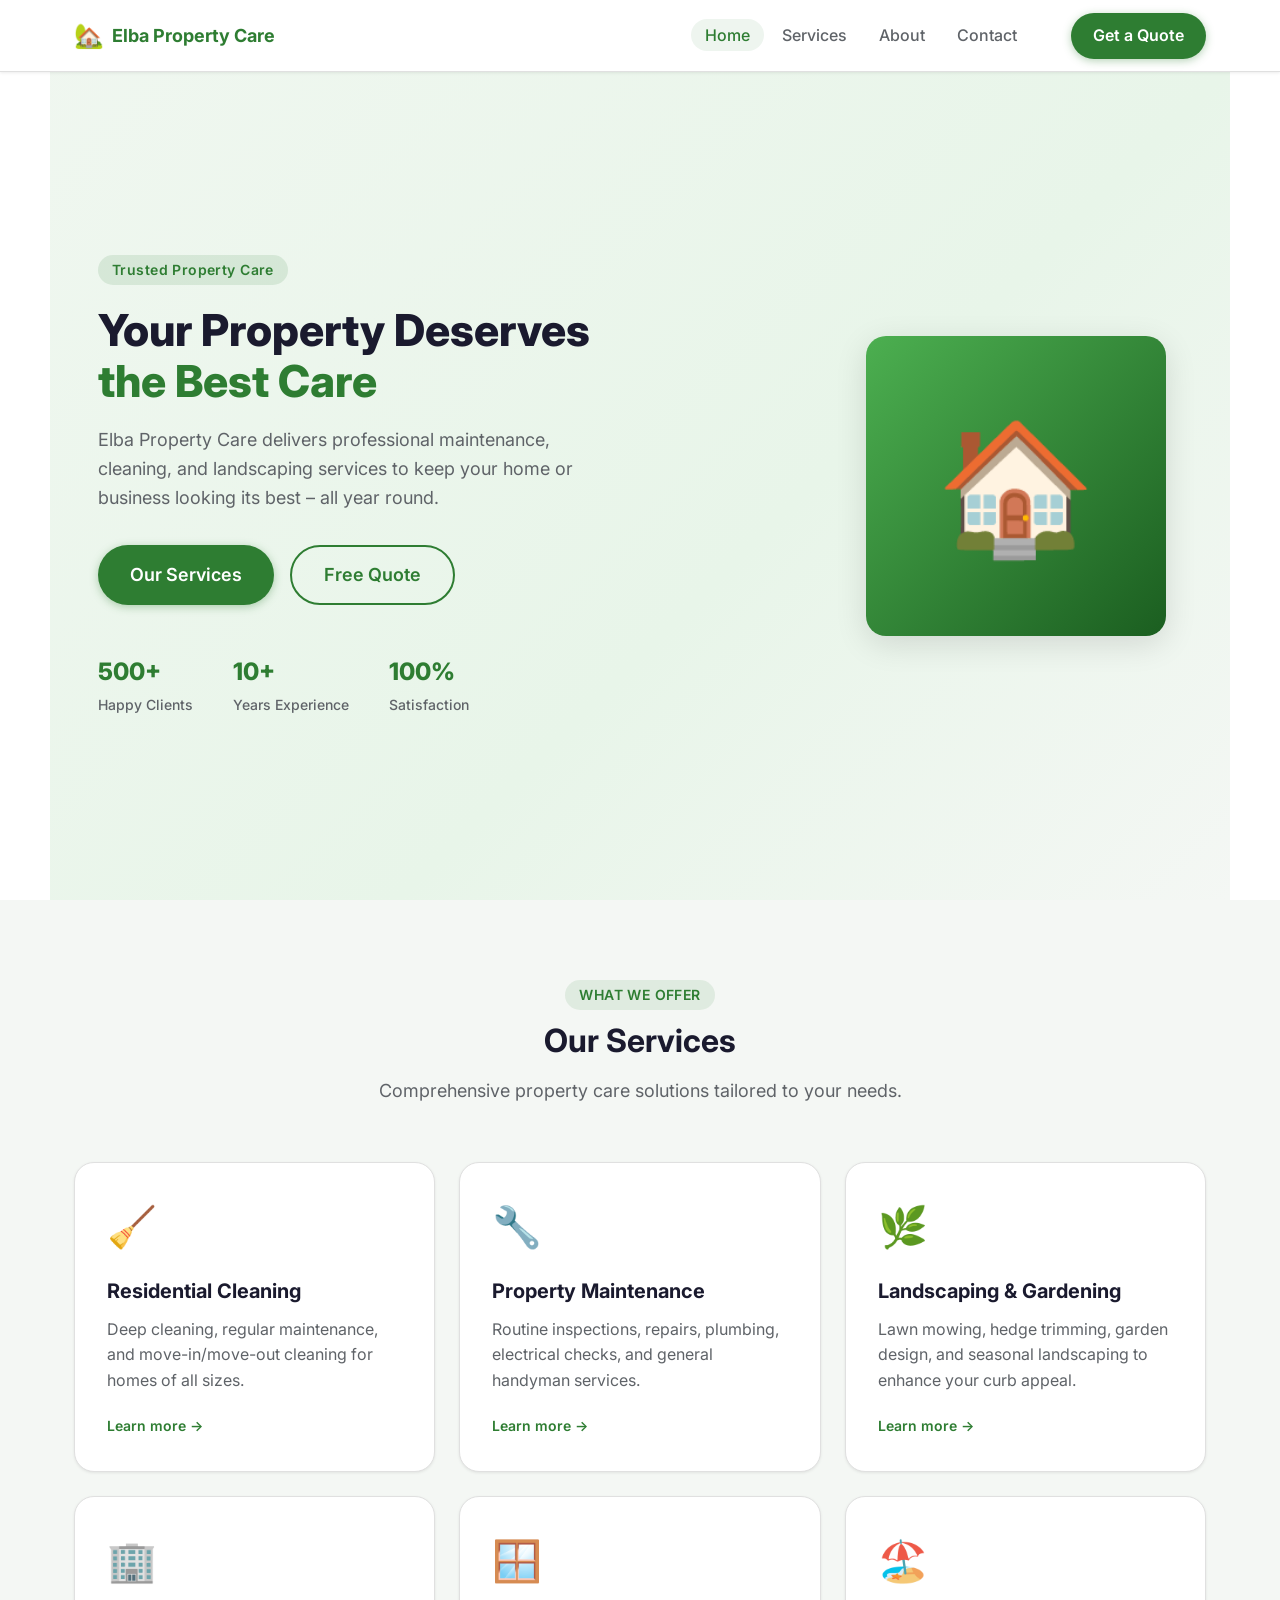
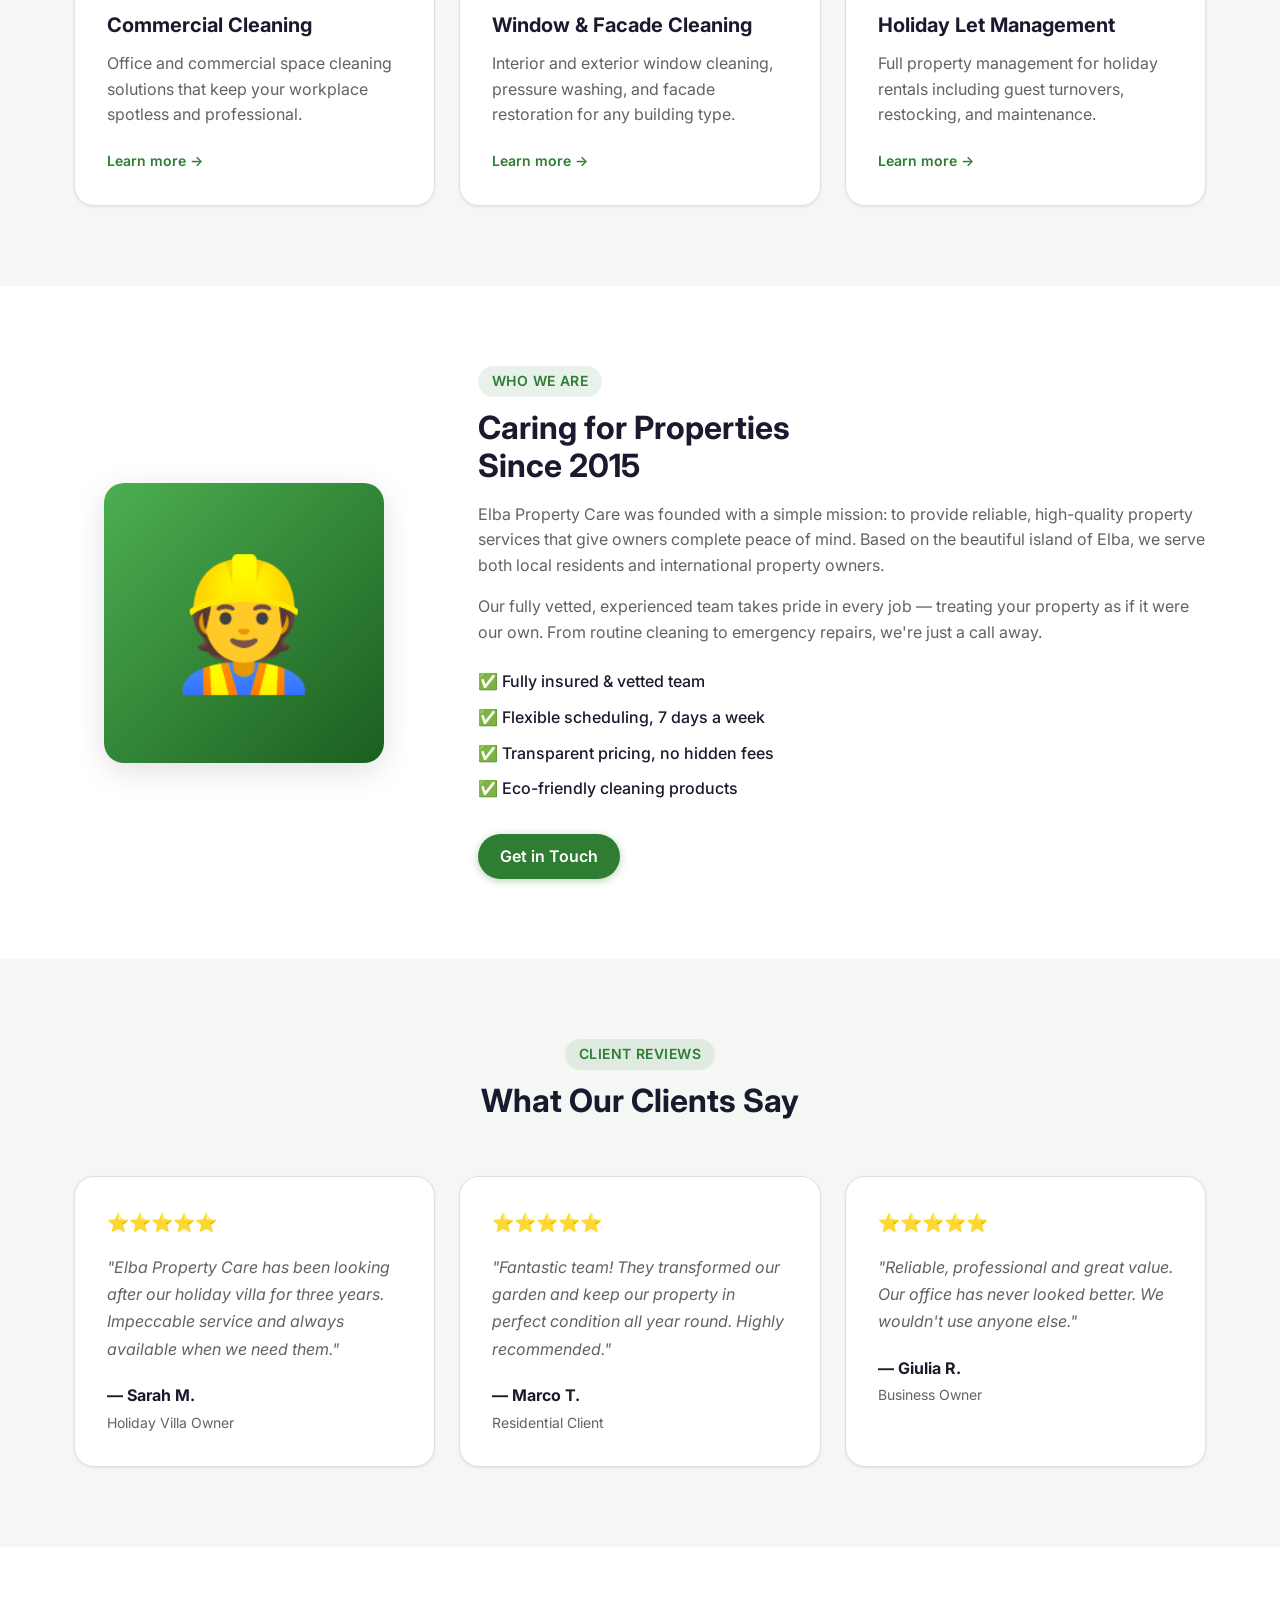
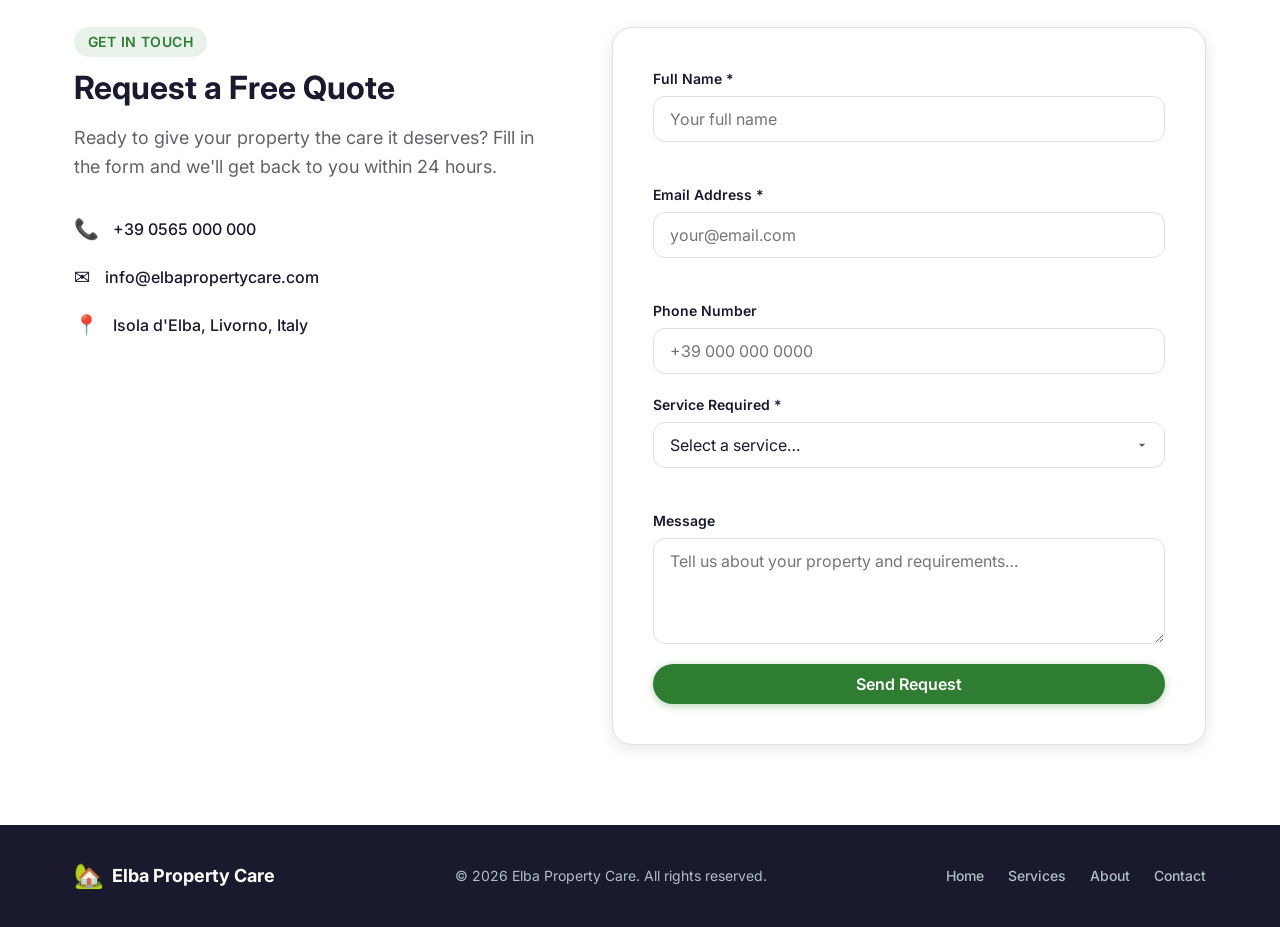
<file: index.html>
<!DOCTYPE html>
<html lang="en">
<head>
  <meta charset="UTF-8" />
  <meta name="viewport" content="width=device-width, initial-scale=1.0" />
  <meta name="description" content="Elba Property Care – professional property maintenance, cleaning, and landscaping services." />
  <title>Elba Property Care</title>
  <link rel="stylesheet" href="css/styles.css" />
  <link rel="preconnect" href="https://fonts.googleapis.com" />
  <link rel="preconnect" href="https://fonts.gstatic.com" crossorigin />
  <link href="https://fonts.googleapis.com/css2?family=Inter:wght@400;500;600;700&display=swap" rel="stylesheet" />
</head>
<body>
  <!-- Navigation -->
  <header class="header" id="header">
    <nav class="nav container">
      <a href="#home" class="nav__logo">
        <span class="nav__logo-icon">🏡</span>
        Elba Property Care
      </a>
      <ul class="nav__list" id="nav-list">
        <li><a href="#home" class="nav__link active">Home</a></li>
        <li><a href="#services" class="nav__link">Services</a></li>
        <li><a href="#about" class="nav__link">About</a></li>
        <li><a href="#contact" class="nav__link">Contact</a></li>
      </ul>
      <a href="#contact" class="btn btn--primary nav__cta">Get a Quote</a>
      <button class="nav__toggle" id="nav-toggle" aria-label="Toggle navigation">
        <span></span><span></span><span></span>
      </button>
    </nav>
  </header>

  <main>
    <!-- Hero Section -->
    <section class="hero" id="home">
      <div class="hero__content container">
        <span class="hero__badge">Trusted Property Care</span>
        <h1 class="hero__title">Your Property Deserves<br /><span class="hero__title--accent">the Best Care</span></h1>
        <p class="hero__description">
          Elba Property Care delivers professional maintenance, cleaning, and landscaping
          services to keep your home or business looking its best – all year round.
        </p>
        <div class="hero__actions">
          <a href="#services" class="btn btn--primary btn--lg">Our Services</a>
          <a href="#contact" class="btn btn--outline btn--lg">Free Quote</a>
        </div>
        <div class="hero__stats">
          <div class="stat">
            <span class="stat__number">500+</span>
            <span class="stat__label">Happy Clients</span>
          </div>
          <div class="stat">
            <span class="stat__number">10+</span>
            <span class="stat__label">Years Experience</span>
          </div>
          <div class="stat">
            <span class="stat__number">100%</span>
            <span class="stat__label">Satisfaction</span>
          </div>
        </div>
      </div>
      <div class="hero__image">
        <div class="hero__image-card">
          <span class="hero__image-icon">🏠</span>
        </div>
      </div>
    </section>

    <!-- Services Section -->
    <section class="services section" id="services">
      <div class="container">
        <div class="section__header">
          <span class="section__badge">What We Offer</span>
          <h2 class="section__title">Our Services</h2>
          <p class="section__subtitle">
            Comprehensive property care solutions tailored to your needs.
          </p>
        </div>
        <div class="services__grid">
          <div class="service-card">
            <div class="service-card__icon">🧹</div>
            <h3 class="service-card__title">Residential Cleaning</h3>
            <p class="service-card__text">
              Deep cleaning, regular maintenance, and move-in/move-out cleaning
              for homes of all sizes.
            </p>
            <a href="#contact" class="service-card__link">Learn more →</a>
          </div>
          <div class="service-card">
            <div class="service-card__icon">🔧</div>
            <h3 class="service-card__title">Property Maintenance</h3>
            <p class="service-card__text">
              Routine inspections, repairs, plumbing, electrical checks, and
              general handyman services.
            </p>
            <a href="#contact" class="service-card__link">Learn more →</a>
          </div>
          <div class="service-card">
            <div class="service-card__icon">🌿</div>
            <h3 class="service-card__title">Landscaping & Gardening</h3>
            <p class="service-card__text">
              Lawn mowing, hedge trimming, garden design, and seasonal
              landscaping to enhance your curb appeal.
            </p>
            <a href="#contact" class="service-card__link">Learn more →</a>
          </div>
          <div class="service-card">
            <div class="service-card__icon">🏢</div>
            <h3 class="service-card__title">Commercial Cleaning</h3>
            <p class="service-card__text">
              Office and commercial space cleaning solutions that keep your
              workplace spotless and professional.
            </p>
            <a href="#contact" class="service-card__link">Learn more →</a>
          </div>
          <div class="service-card">
            <div class="service-card__icon">🪟</div>
            <h3 class="service-card__title">Window & Facade Cleaning</h3>
            <p class="service-card__text">
              Interior and exterior window cleaning, pressure washing, and
              facade restoration for any building type.
            </p>
            <a href="#contact" class="service-card__link">Learn more →</a>
          </div>
          <div class="service-card">
            <div class="service-card__icon">🏖️</div>
            <h3 class="service-card__title">Holiday Let Management</h3>
            <p class="service-card__text">
              Full property management for holiday rentals including guest
              turnovers, restocking, and maintenance.
            </p>
            <a href="#contact" class="service-card__link">Learn more →</a>
          </div>
        </div>
      </div>
    </section>

    <!-- About Section -->
    <section class="about section" id="about">
      <div class="container about__container">
        <div class="about__image">
          <div class="about__image-card">
            <span class="about__image-icon">👷</span>
          </div>
        </div>
        <div class="about__content">
          <span class="section__badge">Who We Are</span>
          <h2 class="section__title">Caring for Properties<br />Since 2015</h2>
          <p class="about__text">
            Elba Property Care was founded with a simple mission: to provide
            reliable, high-quality property services that give owners complete
            peace of mind. Based on the beautiful island of Elba, we serve both
            local residents and international property owners.
          </p>
          <p class="about__text">
            Our fully vetted, experienced team takes pride in every job —
            treating your property as if it were our own. From routine cleaning
            to emergency repairs, we're just a call away.
          </p>
          <ul class="about__list">
            <li class="about__list-item">✅ Fully insured &amp; vetted team</li>
            <li class="about__list-item">✅ Flexible scheduling, 7 days a week</li>
            <li class="about__list-item">✅ Transparent pricing, no hidden fees</li>
            <li class="about__list-item">✅ Eco-friendly cleaning products</li>
          </ul>
          <a href="#contact" class="btn btn--primary">Get in Touch</a>
        </div>
      </div>
    </section>

    <!-- Testimonials Section -->
    <section class="testimonials section">
      <div class="container">
        <div class="section__header">
          <span class="section__badge">Client Reviews</span>
          <h2 class="section__title">What Our Clients Say</h2>
        </div>
        <div class="testimonials__grid">
          <div class="testimonial-card">
            <div class="testimonial-card__stars">⭐⭐⭐⭐⭐</div>
            <p class="testimonial-card__text">
              "Elba Property Care has been looking after our holiday villa for
              three years. Impeccable service and always available when we need
              them."
            </p>
            <div class="testimonial-card__author">
              <span class="testimonial-card__name">— Sarah M.</span>
              <span class="testimonial-card__role">Holiday Villa Owner</span>
            </div>
          </div>
          <div class="testimonial-card">
            <div class="testimonial-card__stars">⭐⭐⭐⭐⭐</div>
            <p class="testimonial-card__text">
              "Fantastic team! They transformed our garden and keep our property
              in perfect condition all year round. Highly recommended."
            </p>
            <div class="testimonial-card__author">
              <span class="testimonial-card__name">— Marco T.</span>
              <span class="testimonial-card__role">Residential Client</span>
            </div>
          </div>
          <div class="testimonial-card">
            <div class="testimonial-card__stars">⭐⭐⭐⭐⭐</div>
            <p class="testimonial-card__text">
              "Reliable, professional and great value. Our office has never
              looked better. We wouldn't use anyone else."
            </p>
            <div class="testimonial-card__author">
              <span class="testimonial-card__name">— Giulia R.</span>
              <span class="testimonial-card__role">Business Owner</span>
            </div>
          </div>
        </div>
      </div>
    </section>

    <!-- Contact Section -->
    <section class="contact section" id="contact">
      <div class="container contact__container">
        <div class="contact__info">
          <span class="section__badge">Get in Touch</span>
          <h2 class="section__title">Request a Free Quote</h2>
          <p class="contact__text">
            Ready to give your property the care it deserves? Fill in the form
            and we'll get back to you within 24 hours.
          </p>
          <ul class="contact__details">
            <li class="contact__detail">
              <span class="contact__detail-icon">📞</span>
              <span>+39 0565 000 000</span>
            </li>
            <li class="contact__detail">
              <span class="contact__detail-icon">✉️</span>
              <span>info@elbapropertycare.com</span>
            </li>
            <li class="contact__detail">
              <span class="contact__detail-icon">📍</span>
              <span>Isola d'Elba, Livorno, Italy</span>
            </li>
          </ul>
        </div>
        <form class="contact__form" id="contact-form" novalidate>
          <div class="form__group">
            <label class="form__label" for="name">Full Name *</label>
            <input class="form__input" type="text" id="name" name="name" placeholder="Your full name" required />
            <span class="form__error" id="name-error"></span>
          </div>
          <div class="form__group">
            <label class="form__label" for="email">Email Address *</label>
            <input class="form__input" type="email" id="email" name="email" placeholder="your@email.com" required />
            <span class="form__error" id="email-error"></span>
          </div>
          <div class="form__group">
            <label class="form__label" for="phone">Phone Number</label>
            <input class="form__input" type="tel" id="phone" name="phone" placeholder="+39 000 000 0000" />
          </div>
          <div class="form__group">
            <label class="form__label" for="service">Service Required *</label>
            <select class="form__input form__select" id="service" name="service" required>
              <option value="" disabled selected>Select a service…</option>
              <option value="residential-cleaning">Residential Cleaning</option>
              <option value="property-maintenance">Property Maintenance</option>
              <option value="landscaping">Landscaping &amp; Gardening</option>
              <option value="commercial-cleaning">Commercial Cleaning</option>
              <option value="window-cleaning">Window &amp; Facade Cleaning</option>
              <option value="holiday-let">Holiday Let Management</option>
              <option value="other">Other</option>
            </select>
            <span class="form__error" id="service-error"></span>
          </div>
          <div class="form__group">
            <label class="form__label" for="message">Message</label>
            <textarea class="form__input form__textarea" id="message" name="message" placeholder="Tell us about your property and requirements…" rows="4"></textarea>
          </div>
          <button type="submit" class="btn btn--primary btn--full">Send Request</button>
          <p class="form__success" id="form-success" hidden>
            ✅ Thank you! We'll be in touch within 24 hours.
          </p>
        </form>
      </div>
    </section>
  </main>

  <!-- Footer -->
  <footer class="footer">
    <div class="container footer__container">
      <div class="footer__brand">
        <span class="nav__logo-icon">🏡</span>
        <span class="footer__name">Elba Property Care</span>
      </div>
      <p class="footer__copy">© <span id="footer-year"></span> Elba Property Care. All rights reserved.</p>
      <ul class="footer__links">
        <li><a href="#home">Home</a></li>
        <li><a href="#services">Services</a></li>
        <li><a href="#about">About</a></li>
        <li><a href="#contact">Contact</a></li>
      </ul>
    </div>
  </footer>

  <script src="js/main.js"></script>
</body>
</html>
</file>
<file: css/styles.css>
/* ===========================
   Elba Property Care – Styles
   =========================== */

/* 1. Custom Properties */
:root {
  --color-primary: #2e7d32;
  --color-primary-dark: #1b5e20;
  --color-primary-light: #4caf50;
  --color-accent: #f9a825;
  --color-text: #1a1a2e;
  --color-text-muted: #5f6368;
  --color-bg: #ffffff;
  --color-bg-soft: #f4f7f4;
  --color-border: #e0e0e0;
  --color-white: #ffffff;

  --font-family: 'Inter', system-ui, -apple-system, sans-serif;
  --font-size-sm: 0.875rem;
  --font-size-base: 1rem;
  --font-size-lg: 1.125rem;
  --font-size-xl: 1.25rem;
  --font-size-2xl: 1.5rem;
  --font-size-3xl: 2rem;
  --font-size-4xl: 2.75rem;

  --radius-sm: 0.375rem;
  --radius-md: 0.75rem;
  --radius-lg: 1.25rem;
  --radius-full: 9999px;

  --shadow-sm: 0 1px 3px rgba(0, 0, 0, 0.08);
  --shadow-md: 0 4px 16px rgba(0, 0, 0, 0.10);
  --shadow-lg: 0 8px 32px rgba(0, 0, 0, 0.12);

  --transition: 0.25s ease;
  --container-max: 1180px;
  --header-height: 72px;
}

/* 2. Reset */
*, *::before, *::after { box-sizing: border-box; margin: 0; padding: 0; }
html { scroll-behavior: smooth; }
body {
  font-family: var(--font-family);
  font-size: var(--font-size-base);
  color: var(--color-text);
  background: var(--color-bg);
  line-height: 1.6;
}
img { max-width: 100%; display: block; }
a { color: inherit; text-decoration: none; }
ul { list-style: none; }
button { cursor: pointer; border: none; background: none; font-family: inherit; }

/* 3. Utility */
.container {
  width: 100%;
  max-width: var(--container-max);
  margin-inline: auto;
  padding-inline: 1.5rem;
}

.section {
  padding-block: 5rem;
}

.section__header {
  text-align: center;
  max-width: 600px;
  margin-inline: auto;
  margin-bottom: 3.5rem;
}

.section__badge {
  display: inline-block;
  font-size: var(--font-size-sm);
  font-weight: 600;
  color: var(--color-primary);
  background: rgba(46, 125, 50, 0.10);
  padding: 0.25rem 0.875rem;
  border-radius: var(--radius-full);
  margin-bottom: 0.75rem;
  letter-spacing: 0.03em;
  text-transform: uppercase;
}

.section__title {
  font-size: clamp(var(--font-size-2xl), 4vw, var(--font-size-3xl));
  font-weight: 700;
  line-height: 1.2;
  margin-bottom: 1rem;
}

.section__subtitle {
  color: var(--color-text-muted);
  font-size: var(--font-size-lg);
}

/* 4. Buttons */
.btn {
  display: inline-flex;
  align-items: center;
  justify-content: center;
  gap: 0.5rem;
  padding: 0.625rem 1.375rem;
  border-radius: var(--radius-full);
  font-size: var(--font-size-base);
  font-weight: 600;
  transition: background var(--transition), color var(--transition),
              border-color var(--transition), box-shadow var(--transition),
              transform var(--transition);
  white-space: nowrap;
}

.btn:hover { transform: translateY(-1px); }
.btn:active { transform: translateY(0); }

.btn--primary {
  background: var(--color-primary);
  color: var(--color-white);
  box-shadow: 0 2px 8px rgba(46, 125, 50, 0.35);
}
.btn--primary:hover { background: var(--color-primary-dark); box-shadow: 0 4px 16px rgba(46, 125, 50, 0.45); }

.btn--outline {
  background: transparent;
  color: var(--color-primary);
  border: 2px solid var(--color-primary);
}
.btn--outline:hover { background: var(--color-primary); color: var(--color-white); }

.btn--lg { padding: 0.875rem 2rem; font-size: var(--font-size-lg); }
.btn--full { width: 100%; }

/* 5. Header / Nav */
.header {
  position: fixed;
  top: 0; left: 0; right: 0;
  z-index: 100;
  height: var(--header-height);
  background: var(--color-white);
  border-bottom: 1px solid var(--color-border);
  box-shadow: var(--shadow-sm);
  transition: box-shadow var(--transition);
}

.header.scrolled { box-shadow: var(--shadow-md); }

.nav {
  display: flex;
  align-items: center;
  height: var(--header-height);
  gap: 2rem;
}

.nav__logo {
  display: flex;
  align-items: center;
  gap: 0.5rem;
  font-size: var(--font-size-lg);
  font-weight: 700;
  color: var(--color-primary);
  flex-shrink: 0;
}
.nav__logo-icon { font-size: 1.5rem; }

.nav__list {
  display: flex;
  gap: 0.25rem;
  margin-left: auto;
}

.nav__link {
  padding: 0.375rem 0.875rem;
  border-radius: var(--radius-full);
  font-weight: 500;
  color: var(--color-text-muted);
  transition: color var(--transition), background var(--transition);
}
.nav__link:hover,
.nav__link.active {
  color: var(--color-primary);
  background: rgba(46, 125, 50, 0.08);
}

.nav__cta { margin-left: 0.5rem; }

.nav__toggle {
  display: none;
  flex-direction: column;
  gap: 5px;
  padding: 0.25rem;
  margin-left: auto;
}
.nav__toggle span {
  display: block;
  width: 24px;
  height: 2px;
  background: var(--color-text);
  border-radius: 2px;
  transition: transform var(--transition), opacity var(--transition);
}

/* 6. Hero */
.hero {
  display: flex;
  align-items: center;
  min-height: 100dvh;
  padding-top: var(--header-height);
  background: linear-gradient(135deg, #f0f7f0 0%, #e8f5e9 60%, #f4f7f4 100%);
  overflow: hidden;
  gap: 3rem;
  padding-inline: 1.5rem;
  max-width: var(--container-max);
  margin-inline: auto;
}

.hero__content {
  flex: 1 1 480px;
  padding-block: 4rem;
}

.hero__badge {
  display: inline-block;
  font-size: var(--font-size-sm);
  font-weight: 600;
  color: var(--color-primary);
  background: rgba(46, 125, 50, 0.12);
  padding: 0.25rem 0.875rem;
  border-radius: var(--radius-full);
  margin-bottom: 1.25rem;
  letter-spacing: 0.03em;
}

.hero__title {
  font-size: clamp(var(--font-size-3xl), 5.5vw, var(--font-size-4xl));
  font-weight: 800;
  line-height: 1.15;
  margin-bottom: 1.25rem;
}

.hero__title--accent { color: var(--color-primary); }

.hero__description {
  font-size: var(--font-size-lg);
  color: var(--color-text-muted);
  max-width: 500px;
  margin-bottom: 2rem;
}

.hero__actions {
  display: flex;
  flex-wrap: wrap;
  gap: 1rem;
  margin-bottom: 3rem;
}

.hero__stats {
  display: flex;
  gap: 2.5rem;
  flex-wrap: wrap;
}

.stat__number {
  display: block;
  font-size: var(--font-size-2xl);
  font-weight: 800;
  color: var(--color-primary);
}

.stat__label {
  font-size: var(--font-size-sm);
  color: var(--color-text-muted);
  font-weight: 500;
}

.hero__image {
  flex: 0 1 380px;
  display: flex;
  justify-content: center;
}

.hero__image-card,
.about__image-card {
  width: 300px;
  height: 300px;
  background: linear-gradient(135deg, var(--color-primary-light) 0%, var(--color-primary-dark) 100%);
  border-radius: var(--radius-lg);
  display: flex;
  align-items: center;
  justify-content: center;
  box-shadow: var(--shadow-lg);
}

.hero__image-icon,
.about__image-icon { font-size: 8rem; }

/* 7. Services */
.services {
  background: var(--color-bg-soft);
}

.services__grid {
  display: grid;
  grid-template-columns: repeat(auto-fill, minmax(300px, 1fr));
  gap: 1.5rem;
}

.service-card {
  background: var(--color-white);
  border-radius: var(--radius-lg);
  padding: 2rem;
  box-shadow: var(--shadow-sm);
  transition: box-shadow var(--transition), transform var(--transition);
  border: 1px solid var(--color-border);
}

.service-card:hover {
  box-shadow: var(--shadow-md);
  transform: translateY(-4px);
}

.service-card__icon {
  font-size: 2.5rem;
  margin-bottom: 1rem;
}

.service-card__title {
  font-size: var(--font-size-xl);
  font-weight: 700;
  margin-bottom: 0.625rem;
}

.service-card__text {
  color: var(--color-text-muted);
  margin-bottom: 1.25rem;
}

.service-card__link {
  color: var(--color-primary);
  font-weight: 600;
  font-size: var(--font-size-sm);
  transition: color var(--transition);
}
.service-card__link:hover { color: var(--color-primary-dark); }

/* 8. About */
.about__container {
  display: flex;
  align-items: center;
  gap: 4rem;
  flex-wrap: wrap;
}

.about__image {
  flex: 0 1 340px;
  display: flex;
  justify-content: center;
}

.about__image-card {
  width: 280px;
  height: 280px;
}

.about__content {
  flex: 1 1 380px;
}

.about__text {
  color: var(--color-text-muted);
  margin-bottom: 1rem;
}

.about__list {
  margin-block: 1.5rem 2rem;
  display: flex;
  flex-direction: column;
  gap: 0.625rem;
}

.about__list-item {
  font-weight: 500;
}

/* 9. Testimonials */
.testimonials {
  background: var(--color-bg-soft);
}

.testimonials__grid {
  display: grid;
  grid-template-columns: repeat(auto-fill, minmax(280px, 1fr));
  gap: 1.5rem;
}

.testimonial-card {
  background: var(--color-white);
  border-radius: var(--radius-lg);
  padding: 2rem;
  box-shadow: var(--shadow-sm);
  border: 1px solid var(--color-border);
}

.testimonial-card__stars { font-size: 1.125rem; margin-bottom: 1rem; }

.testimonial-card__text {
  color: var(--color-text-muted);
  font-style: italic;
  margin-bottom: 1.25rem;
  line-height: 1.7;
}

.testimonial-card__author { display: flex; flex-direction: column; gap: 0.2rem; }

.testimonial-card__name { font-weight: 700; }

.testimonial-card__role {
  font-size: var(--font-size-sm);
  color: var(--color-text-muted);
}

/* 10. Contact */
.contact__container {
  display: flex;
  gap: 4rem;
  flex-wrap: wrap;
  align-items: flex-start;
}

.contact__info {
  flex: 1 1 300px;
}

.contact__text {
  color: var(--color-text-muted);
  margin-bottom: 2rem;
  font-size: var(--font-size-lg);
}

.contact__details {
  display: flex;
  flex-direction: column;
  gap: 1rem;
}

.contact__detail {
  display: flex;
  align-items: center;
  gap: 0.875rem;
  font-weight: 500;
}

.contact__detail-icon { font-size: 1.25rem; flex-shrink: 0; }

.contact__form {
  flex: 1 1 420px;
  background: var(--color-white);
  border-radius: var(--radius-lg);
  padding: 2.5rem;
  box-shadow: var(--shadow-md);
  border: 1px solid var(--color-border);
  display: flex;
  flex-direction: column;
  gap: 1.25rem;
}

.form__group {
  display: flex;
  flex-direction: column;
  gap: 0.375rem;
}

.form__label {
  font-weight: 600;
  font-size: var(--font-size-sm);
  color: var(--color-text);
}

.form__input {
  padding: 0.75rem 1rem;
  border: 1.5px solid var(--color-border);
  border-radius: var(--radius-md);
  font-size: var(--font-size-base);
  font-family: inherit;
  color: var(--color-text);
  background: var(--color-bg);
  transition: border-color var(--transition), box-shadow var(--transition);
  outline: none;
}
.form__input:focus { border-color: var(--color-primary); box-shadow: 0 0 0 3px rgba(46,125,50,0.12); }
.form__input.error { border-color: #d32f2f; }

.form__select { appearance: none; background-image: url("data:image/svg+xml,%3Csvg xmlns='http://www.w3.org/2000/svg' width='16' height='16' viewBox='0 0 24 24'%3E%3Cpath fill='%235f6368' d='M7 10l5 5 5-5z'/%3E%3C/svg%3E"); background-repeat: no-repeat; background-position: right 0.875rem center; padding-right: 2.5rem; cursor: pointer; }

.form__textarea { resize: vertical; min-height: 100px; }

.form__error {
  font-size: var(--font-size-sm);
  color: #d32f2f;
  min-height: 1.1em;
}

.form__success {
  text-align: center;
  color: var(--color-primary);
  font-weight: 600;
  padding: 0.75rem;
  background: rgba(46, 125, 50, 0.08);
  border-radius: var(--radius-md);
}

/* 11. Footer */
.footer {
  background: var(--color-text);
  color: #b0bec5;
  padding-block: 2rem;
}

.footer__container {
  display: flex;
  align-items: center;
  flex-wrap: wrap;
  gap: 1rem;
  justify-content: space-between;
}

.footer__brand {
  display: flex;
  align-items: center;
  gap: 0.5rem;
  font-size: var(--font-size-lg);
  font-weight: 700;
  color: var(--color-white);
}

.footer__copy { font-size: var(--font-size-sm); }

.footer__links {
  display: flex;
  gap: 1.5rem;
  flex-wrap: wrap;
}

.footer__links a {
  font-size: var(--font-size-sm);
  font-weight: 500;
  transition: color var(--transition);
}
.footer__links a:hover { color: var(--color-white); }

/* 12. Responsive */
@media (max-width: 768px) {
  .nav__list,
  .nav__cta {
    display: none;
  }

  .nav__toggle { display: flex; }

  /* Mobile nav open state */
  .nav__list.open {
    display: flex;
    flex-direction: column;
    position: fixed;
    top: var(--header-height);
    left: 0; right: 0;
    background: var(--color-white);
    border-bottom: 1px solid var(--color-border);
    padding: 1.25rem 1.5rem 1.5rem;
    gap: 0.25rem;
    box-shadow: var(--shadow-md);
  }

  .hero {
    flex-direction: column;
    text-align: center;
    padding-top: calc(var(--header-height) + 2rem);
  }
  .hero__description { margin-inline: auto; }
  .hero__actions { justify-content: center; }
  .hero__stats { justify-content: center; }
  .hero__image { display: none; }

  .about__container { flex-direction: column; text-align: center; }
  .about__image { display: none; }
  .about__list { align-items: center; }

  .contact__container { flex-direction: column; }
  .contact__form { padding: 1.75rem; }

  .footer__container { flex-direction: column; text-align: center; }
}

@media (max-width: 480px) {
  .hero__actions { flex-direction: column; align-items: center; }
  .btn--lg { width: 100%; }
}
</file>
